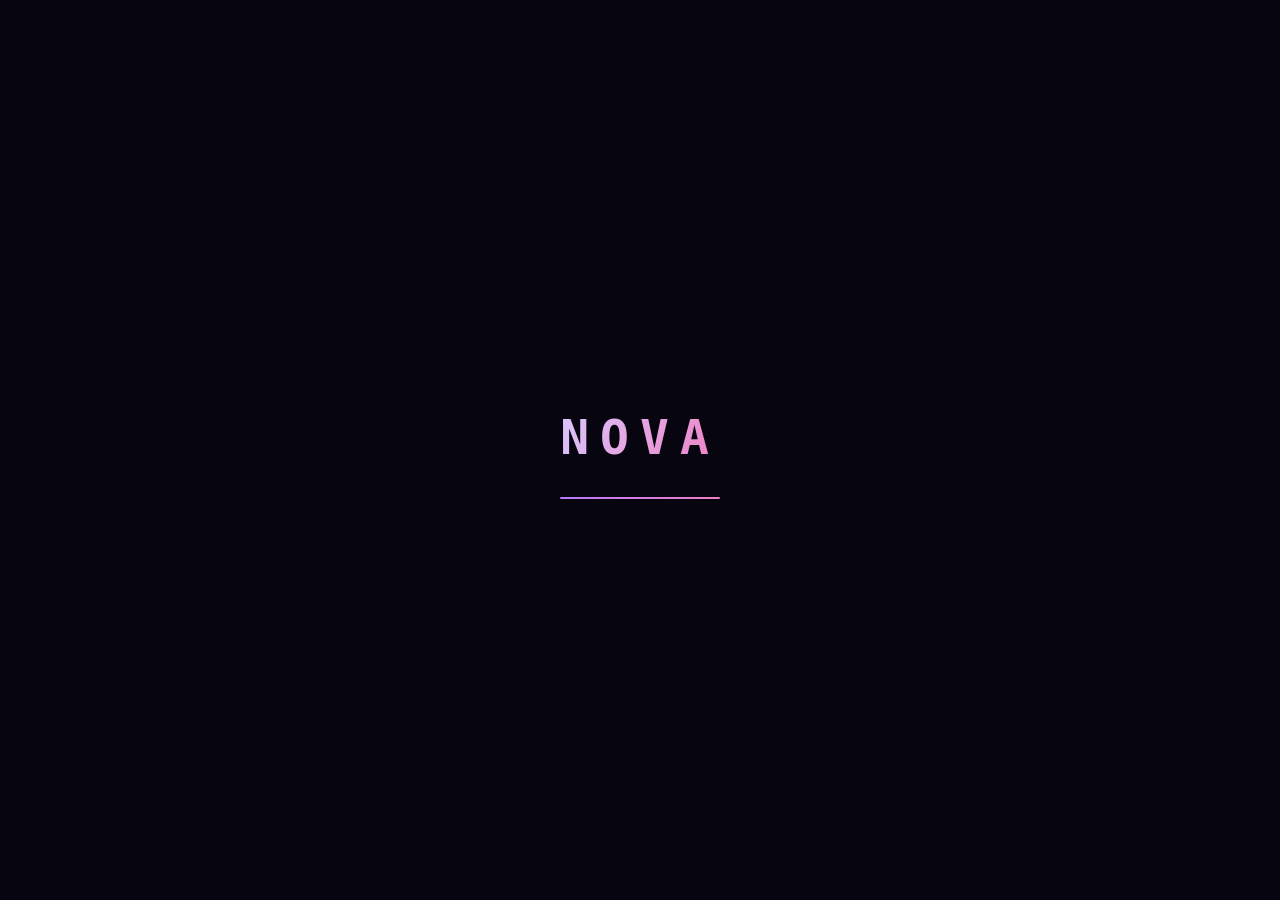
<file: index.html>
<!DOCTYPE html>
<html lang="en" data-theme="dark">
<head>
<meta charset="UTF-8">
<meta name="viewport" content="width=device-width, initial-scale=1.0, viewport-fit=cover">
<meta name="theme-color" content="#07050f">
<title>NOVA · Digital Space</title>
<meta name="description" content="A calm, focused learning space for Physics, Chemistry, Zoology and Botany.">
<link rel="manifest" href='data:application/manifest+json,{"name":"NOVA","short_name":"NOVA","start_url":".","display":"standalone","background_color":"%2307050f","theme_color":"%23b77aff","icons":[{"src":"data:image/svg%2Bxml,%3Csvg xmlns=%27http://www.w3.org/2000/svg%27 viewBox=%270 0 100 100%27%3E%3Crect fill=%27%2307050f%27 width=%27100%27 height=%27100%27 rx=%2720%27/%3E%3Ctext x=%2750%27 y=%2768%27 font-size=%2748%27 font-family=%27monospace%27 fill=%27%23b77aff%27 text-anchor=%27middle%27 font-weight=%27bold%27%3EN%3C/text%3E%3C/svg%3E","sizes":"100x100","type":"image/svg+xml"}]}'>
<style>
/* ============================================================
   CSS — balanced animation, restored text style
   ============================================================ */
*{margin:0;padding:0;box-sizing:border-box}

:root {
  --bg-deep:#07050f;
  --bg-surface:#0f0b17;
  --panel-glass:rgba(22,16,35,.92);
  --panel-border:rgba(180,130,255,.18);
  --text-primary:#f2eefb;
  --text-dim:#b3a6cf;
  --accent-violet:#b77aff;
  --accent-pink:#f07ec2;
  --accent-indigo:#8f9eff;
  --glow:0 0 18px rgba(180,120,255,.35);
  --card-hover:rgba(190,130,255,.12);
  --transition:all .28s cubic-bezier(.2,.9,.3,1);
  --input-bg:rgba(255,255,255,.04);
  --card-bg:linear-gradient(145deg,#171022,#0d0817);
  --radius-lg:24px;
  --radius-md:18px;
  --radius-sm:12px;
}

[data-theme="light"] {
  --bg-deep:#f6f3fc;
  --bg-surface:#fff;
  --panel-glass:rgba(255,255,255,.88);
  --panel-border:rgba(120,80,200,.2);
  --text-primary:#1a1230;
  --text-dim:#5c4d7a;
  --accent-violet:#7c3aed;
  --accent-pink:#db2777;
  --accent-indigo:#4f46e5;
  --glow:0 0 18px rgba(140,80,220,.25);
  --card-hover:rgba(140,80,220,.08);
  --input-bg:rgba(0,0,0,.03);
  --card-bg:linear-gradient(145deg,#ffffff,#f4f0ff);
}

[data-subject="physics"]  { --subject-accent:#22d3ee; --subject-glow:rgba(34,211,238,.35); }
[data-subject="chemistry"]{ --subject-accent:#f59e0b; --subject-glow:rgba(245,158,11,.35); }
[data-subject="zoology"]  { --subject-accent:#f472b6; --subject-glow:rgba(244,114,182,.35); }
[data-subject="botany"]   { --subject-accent:#10b981; --subject-glow:rgba(16,185,129,.35); }

html { scroll-behavior:smooth; }

/* Respect reduced motion */
@media (prefers-reduced-motion: reduce) {
  html { scroll-behavior:auto; }
  *, *::before, *::after {
    animation-duration:.001ms !important;
    animation-iteration-count:1 !important;
    transition-duration:.001ms !important;
  }
  .aurora-bg::before, .aurora-bg::after { animation:none !important; }
}

body {
  background:var(--bg-deep);
  color:var(--text-primary);
  font-family:'Inter',ui-monospace,'SF Mono',Consolas,monospace;
  line-height:1.5;
  min-height:100dvh;
  -webkit-font-smoothing:antialiased;
  transition:background .35s ease, color .35s ease;
  overflow-x:hidden;
}

/* Aurora — balanced: gentle drift, moderate opacity */
.aurora-bg {
  position:fixed;inset:0;z-index:0;pointer-events:none;overflow:hidden;opacity:.4;
}
.aurora-bg::before,.aurora-bg::after{
  content:"";position:absolute;width:60vmax;height:60vmax;border-radius:50%;
  filter:blur(90px);opacity:.28;
  animation:floatBlob 32s ease-in-out infinite;
}
.aurora-bg::before{background:radial-gradient(circle,#7c3aed,transparent 65%);top:-15%;left:-10%}
.aurora-bg::after{background:radial-gradient(circle,#db2777,transparent 65%);bottom:-20%;right:-15%;animation-delay:-16s}
@keyframes floatBlob{0%,100%{transform:translate(0,0) scale(1)}50%{transform:translate(3vw,-3vh) scale(1.1)}}

/* Cursor glow — desktop only, soft */
.cursor-glow {
  position:fixed;width:380px;height:380px;border-radius:50%;pointer-events:none;z-index:1;
  background:radial-gradient(circle,rgba(183,122,255,.14),transparent 65%);
  transform:translate(-50%,-50%);transition:opacity .4s;opacity:0;
  mix-blend-mode:screen;
}
[data-theme="light"] .cursor-glow{background:radial-gradient(circle,rgba(124,58,237,.1),transparent 65%);mix-blend-mode:multiply}

/* Grain overlay */
body::before{
  content:"";position:fixed;inset:0;pointer-events:none;z-index:2;opacity:.03;
  background-image:url("data:image/svg+xml,%3Csvg viewBox='0 0 200 200' xmlns='http://www.w3.org/2000/svg'%3E%3Cfilter id='n'%3E%3CfeTurbulence type='fractalNoise' baseFrequency='0.8' numOctaves='3' stitchTiles='stitch'/%3E%3C/filter%3E%3Crect width='100%25' height='100%25' filter='url(%23n)'/%3E%3C/svg%3E");
}

/* ---------- TEXT STYLE (restored) ---------- */
h1{font-size:clamp(2.2rem,8vw,4.2rem);font-weight:800;letter-spacing:-.03em;line-height:1.08;
  background:linear-gradient(125deg,#d9c9ff 0%,#b77aff 40%,#f07ec2 90%);
  -webkit-background-clip:text;background-clip:text;color:transparent;margin-bottom:.6rem;
  text-shadow:0 0 60px rgba(180,120,255,.18)}
h2{font-size:1.9rem;font-weight:700;letter-spacing:-.02em;color:var(--text-primary)}
h3{font-size:1.15rem;font-weight:600;color:var(--text-primary)}

p{color:var(--text-dim);max-width:65ch}

.eyebrow{font-size:.7rem;letter-spacing:.32em;text-transform:uppercase;color:var(--accent-violet);
  font-weight:700;margin-bottom:.9rem;opacity:.9}
.subtitle{font-size:1.02rem;color:var(--text-dim);max-width:55ch;margin:0 auto 1.5rem;line-height:1.65}

/* Typewriter cursor */
.typewriter::after{content:"|";animation:blink 1s step-end infinite;font-weight:200;opacity:.6}
@keyframes blink{50%{opacity:0}}

/* Scrollbar */
::-webkit-scrollbar{width:8px}
::-webkit-scrollbar-track{background:var(--bg-surface)}
::-webkit-scrollbar-thumb{background:rgba(140,90,200,.4);border-radius:12px}
::-webkit-scrollbar-thumb:hover{background:rgba(180,120,255,.7)}

/* Header */
header{
  position:fixed;top:0;left:0;width:100%;padding:1rem 5%;
  display:flex;align-items:center;justify-content:space-between;gap:1rem;
  background:rgba(7,5,15,.82);backdrop-filter:blur(18px) saturate(180%);-webkit-backdrop-filter:blur(18px) saturate(180%);
  border-bottom:1px solid var(--panel-border);z-index:100;
  padding-top:calc(1rem + env(safe-area-inset-top, 0px));
}
[data-theme="light"] header{background:rgba(250,248,255,.85)}

.logo{font-size:1.6rem;font-weight:800;letter-spacing:6px;
  background:linear-gradient(100deg,#d9c9ff,#f07ec2);-webkit-background-clip:text;background-clip:text;color:transparent;
  text-shadow:0 0 22px rgba(190,120,255,.3);transition:var(--transition)}
.logo:hover{text-shadow:0 0 35px rgba(240,126,194,.55)}

.header-actions{display:flex;align-items:center;gap:.5rem;flex-wrap:wrap}
.header-tag{font-size:.62rem;letter-spacing:3px;color:var(--text-dim);
  border:1px solid var(--panel-border);padding:.28rem .85rem;border-radius:40px;
  background:rgba(140,80,220,.08);font-weight:500;white-space:nowrap}

.icon-btn{
  background:var(--input-bg);border:1px solid var(--panel-border);border-radius:12px;
  padding:.55rem .75rem;font-size:1rem;display:flex;align-items:center;gap:.4rem;
  color:var(--text-primary);min-height:40px;min-width:40px;justify-content:center;
}
.icon-btn:hover{background:var(--card-hover);border-color:var(--accent-violet)}
.icon-btn .kbd{font-size:.65rem;opacity:.65;border:1px solid var(--panel-border);padding:1px 5px;border-radius:4px;margin-left:.2rem}

/* Main */
main{padding-top:70px;flex:1;display:flex;flex-direction:column;position:relative;z-index:3}

.page{display:none;min-height:calc(100dvh - 70px);padding:3rem 5vw 3rem;
  align-items:center;justify-content:center;flex-direction:column;text-align:center;width:100%}
.page.active{display:flex;animation:pageEnter .4s cubic-bezier(.16,1,.3,1)}
@keyframes pageEnter{from{opacity:0;transform:translateY(16px) scale(.997)}to{opacity:1;transform:translateY(0) scale(1)}}

.content{width:100%;max-width:1100px;margin:0 auto}

/* Buttons */
button{font:inherit;cursor:pointer;color:inherit;border:none;background:none;transition:var(--transition);-webkit-tap-highlight-color:transparent}
button:focus-visible{outline:2px solid var(--accent-violet);outline-offset:3px}
button:active{transform:scale(.98)}

.primary{padding:.9rem 2.4rem;border-radius:50px;
  background:linear-gradient(105deg,#9c5cff,#e06bb8);font-weight:700;font-size:.95rem;letter-spacing:.3px;
  color:#0d0719;box-shadow:0 10px 28px -6px rgba(160,90,240,.45),inset 0 1px 0 rgba(255,255,255,.3);
  border:1px solid rgba(255,255,255,.08);min-height:44px;position:relative;overflow:hidden}
.primary:hover{filter:brightness(1.08);transform:translateY(-2px);box-shadow:0 16px 32px -8px #b77aff}

.secondary{padding:.75rem 1.8rem;border-radius:50px;background:var(--input-bg);
  border:1px solid var(--panel-border);font-weight:500;color:var(--accent-violet);min-height:44px;
  backdrop-filter:blur(10px)}
.secondary:hover{background:var(--card-hover);border-color:var(--accent-violet);transform:translateY(-1px);box-shadow:var(--glow)}

/* Grid & cards */
.grid{display:grid;grid-template-columns:repeat(auto-fit,minmax(185px,1fr));
  gap:1.1rem;margin:1.8rem 0 1.5rem;text-align:left;width:100%}

.subject-card{background:var(--card-bg);border:1px solid var(--panel-border);
  border-radius:var(--radius-lg);padding:1.6rem 1.2rem;display:flex;flex-direction:column;justify-content:space-between;
  min-height:180px;text-align:left;transition:var(--transition);
  box-shadow:0 6px 20px -10px rgba(0,0,0,.5);
  cursor:pointer;width:100%;position:relative;overflow:hidden}
.subject-card::before{content:"";position:absolute;inset:0;
  background:radial-gradient(circle at var(--mx,50%) var(--my,50%),var(--subject-glow,transparent),transparent 55%);
  opacity:0;transition:opacity .3s;pointer-events:none}
.subject-card:hover::before{opacity:.55}
.subject-card:hover{border-color:var(--subject-accent,var(--accent-violet));transform:translateY(-4px);
  box-shadow:0 22px 28px -18px var(--subject-glow,#a064ff)}

.subject-icon{font-size:2.1rem;line-height:1;margin-bottom:.9rem;filter:drop-shadow(0 0 12px var(--subject-glow,#b77aff80))}
.subject-card h3{font-size:1.3rem;margin:.2rem 0 .1rem;letter-spacing:-.5px}
.subject-card p{font-size:.8rem;color:var(--text-dim);opacity:.8;margin:0}
.subject-arrow{align-self:flex-end;color:var(--subject-accent,var(--accent-violet));font-size:1.7rem;line-height:1;margin-top:.5rem;transition:var(--transition)}
.subject-card:hover .subject-arrow{transform:translate(4px,-4px);color:var(--accent-pink)}

/* Progress ring */
.progress-ring{position:absolute;top:.9rem;right:.9rem;width:44px;height:44px}
.progress-ring circle{fill:none;stroke-width:3;transform:rotate(-90deg);transform-origin:center}
.progress-ring .bg{stroke:rgba(255,255,255,.08)}
.progress-ring .fg{stroke:var(--subject-accent,var(--accent-violet));stroke-linecap:round;
  stroke-dasharray:126;stroke-dashoffset:calc(126 - (126 * var(--progress,0) / 100));transition:stroke-dashoffset .55s}
.progress-ring text{fill:var(--text-primary);font-size:11px;font-weight:600;text-anchor:middle;dominant-baseline:middle}

/* Chapter list */
.chapter-list{display:grid;grid-template-columns:repeat(auto-fit,minmax(260px,1fr));
  gap:.8rem;margin:1.8rem 0 1.2rem;text-align:left;width:100%}

.chapter{display:flex;align-items:center;gap:13px;padding:1rem 1.2rem;
  background:var(--panel-glass);border:1px solid var(--panel-border);border-radius:var(--radius-md);
  text-align:left;width:100%;transition:var(--transition);backdrop-filter:blur(6px);
  position:relative;overflow:hidden;min-height:56px;cursor:pointer;user-select:none}
.chapter::after{content:"";position:absolute;inset:0;
  background:radial-gradient(circle at var(--rx,50%) var(--ry,50%),rgba(180,120,255,.22),transparent 45%);
  opacity:0;transition:opacity .45s;pointer-events:none}
.chapter:active::after{opacity:1;transition:opacity 0s}
.chapter:hover{border-color:var(--accent-violet);background:var(--card-hover);transform:translateY(-2px);
  box-shadow:0 16px 22px -18px #a064ff}

.number{color:var(--accent-violet);font-size:.8rem;font-weight:600;letter-spacing:1px;min-width:28px;opacity:.9}
.chapter-name{font-size:.92rem;font-weight:500;line-height:1.4;flex:1}
.chapter .arrow{margin-left:auto;color:var(--accent-violet);font-size:1.3rem;opacity:.7;transition:var(--transition)}
.chapter:hover .arrow{opacity:1;transform:translateX(4px)}
.chapter.visited .number::before{content:"✓ ";color:#10b981;font-weight:700}
.chapter.bookmarked{border-color:#fbbf24}

.bookmark-btn{background:none;border:none;font-size:1.1rem;opacity:.4;transition:var(--transition);padding:.35rem;cursor:pointer;min-width:36px;min-height:36px}
.bookmark-btn:hover{opacity:1;transform:scale(1.1)}
.bookmark-btn.active{opacity:1;color:#fbbf24;filter:drop-shadow(0 0 6px #fbbf24)}

/* Swipe feedback */
.chapter.swiping{background:linear-gradient(90deg,var(--card-hover),transparent)}
.chapter.swipe-ready::after{content:"★";position:absolute;right:12px;top:50%;transform:translateY(-50%);
  font-size:1.4rem;color:#fbbf24;opacity:.85}

/* Categories */
.category{display:flex;justify-content:space-between;align-items:center;
  padding:1.3rem 1.6rem;background:var(--panel-glass);border:1px solid var(--panel-border);
  border-radius:var(--radius-md);width:100%;margin-bottom:.9rem;text-align:left;font-weight:500;font-size:1.02rem;
  transition:var(--transition);backdrop-filter:blur(8px);cursor:pointer;min-height:56px}
.category:hover{border-color:var(--accent-violet);background:var(--card-hover);transform:translateY(-2px);
  box-shadow:0 18px 22px -18px #b77aff}
.category span:last-child{color:var(--accent-violet);font-size:.88rem;opacity:.85}

/* Actions & footer */
.actions{display:flex;flex-wrap:wrap;gap:.9rem;justify-content:center;margin-top:2rem}
footer{margin-top:3rem;font-size:.68rem;letter-spacing:2px;color:var(--text-dim);opacity:.6;text-transform:uppercase}

/* Loading screen */
#loading{position:fixed;inset:0;background:var(--bg-deep);z-index:1000;
  display:flex;flex-direction:column;align-items:center;justify-content:center;
  transition:opacity .55s,visibility .55s}
#loading.hide{opacity:0;visibility:hidden}
.loader-logo{font-size:3rem;font-weight:800;letter-spacing:11px;
  background:linear-gradient(120deg,#d9c9ff,#f07ec2);-webkit-background-clip:text;background-clip:text;color:transparent;
  animation:pulseGlow 2s infinite alternate}
@keyframes pulseGlow{0%{text-shadow:0 0 18px rgba(180,120,255,.28)}100%{text-shadow:0 0 42px rgba(240,126,194,.7)}}
.loader-track{width:160px;height:2px;background:rgba(140,90,200,.2);margin-top:1.5rem;border-radius:20px;overflow:hidden}
.loader-bar{width:0%;height:100%;background:linear-gradient(90deg,#b77aff,#f07ec2);
  animation:loadProgress 1.3s cubic-bezier(.65,0,.35,1) forwards;box-shadow:0 0 14px #c07aff}
@keyframes loadProgress{to{width:100%}}

/* Tabs */
.tabs{display:flex;gap:.4rem;margin:1.4rem 0 .9rem;flex-wrap:wrap;justify-content:center}
.tab{padding:.6rem 1.15rem;border-radius:50px;background:var(--input-bg);border:1px solid var(--panel-border);
  font-size:.84rem;font-weight:500;transition:var(--transition);min-height:42px}
.tab:hover{border-color:var(--accent-violet)}
.tab.active{background:linear-gradient(105deg,#9c5cff,#e06bb8);color:#0d0719;border-color:transparent;font-weight:700}
.tab-panel{display:none;text-align:left;background:var(--panel-glass);border:1px solid var(--panel-border);
  border-radius:var(--radius-lg);padding:1.7rem;backdrop-filter:blur(8px);margin-top:.8rem;min-height:120px}
.tab-panel.active{display:block;animation:pageEnter .3s}
.tab-panel h3{margin-bottom:.8rem;color:var(--accent-violet)}
.tab-panel p{margin-bottom:.8rem}

/* Empty state */
.empty-state{text-align:center;padding:2rem 1rem;color:var(--text-dim);opacity:.78}
.empty-state .empty-icon{font-size:2.1rem;margin-bottom:.6rem;opacity:.55}
.empty-state .empty-title{font-weight:600;color:var(--text-primary);opacity:.9;margin-bottom:.3rem;font-size:.98rem}
.empty-state .empty-sub{font-size:.84rem;margin-bottom:1rem}

/* Flashcards */
.flashcard-grid{display:grid;grid-template-columns:repeat(auto-fit,minmax(220px,1fr));gap:.85rem;margin-top:.9rem}
.flashcard{perspective:1000px;height:165px;cursor:pointer}
.flashcard-inner{position:relative;width:100%;height:100%;transition:transform .55s;transform-style:preserve-3d}
.flashcard.flipped .flashcard-inner{transform:rotateY(180deg)}
.flashcard-face{position:absolute;inset:0;backface-visibility:hidden;-webkit-backface-visibility:hidden;
  display:flex;align-items:center;justify-content:center;padding:1.1rem;text-align:center;
  border-radius:var(--radius-md);border:1px solid var(--panel-border);background:var(--panel-glass);
  font-size:.9rem;line-height:1.4}
.flashcard-back{transform:rotateY(180deg);background:linear-gradient(145deg,#2a1a45,#1a1030);color:#e6dcff}
.flashcard-add{margin-top:1rem;width:100%;padding:1rem;border:1px dashed var(--panel-border);
  border-radius:var(--radius-md);background:transparent;color:var(--text-dim);font-size:.86rem;cursor:pointer;transition:var(--transition)}
.flashcard-add:hover{border-color:var(--accent-violet);color:var(--accent-violet);background:var(--card-hover)}

/* Formula sheet */
.formula-grid{display:grid;grid-template-columns:repeat(auto-fit,minmax(240px,1fr));gap:.9rem;margin-top:1rem}
.formula-empty{text-align:center;padding:3rem 1rem;color:var(--text-dim);opacity:.72}
.formula-empty .empty-icon{font-size:2.4rem;margin-bottom:.8rem;opacity:.5}

/* Progress page */
.stat-grid{display:grid;grid-template-columns:repeat(auto-fit,minmax(150px,1fr));gap:.9rem;margin:1.4rem 0}
.stat-card{background:var(--panel-glass);border:1px solid var(--panel-border);border-radius:var(--radius-md);
  padding:1.2rem;text-align:center;transition:var(--transition)}
.stat-card:hover{border-color:var(--accent-violet);transform:translateY(-2px)}
.stat-value{font-size:2rem;font-weight:800;background:linear-gradient(120deg,#d9c9ff,#f07ec2);
  -webkit-background-clip:text;background-clip:text;color:transparent;line-height:1.1}
.stat-label{font-size:.72rem;color:var(--text-dim);text-transform:uppercase;letter-spacing:1px;margin-top:.35rem}

.subject-progress-list{margin-top:1.3rem;text-align:left}
.sp-row{margin-bottom:.95rem}
.sp-head{display:flex;justify-content:space-between;font-size:.84rem;margin-bottom:.35rem}
.sp-bar{height:7px;background:var(--input-bg);border-radius:10px;overflow:hidden}
.sp-fill{height:100%;background:linear-gradient(90deg,var(--accent-violet),var(--accent-pink));border-radius:10px;
  transition:width .55s cubic-bezier(.16,1,.3,1);width:0}

.recent-list{margin-top:1.3rem;text-align:left}
.recent-item{padding:.75rem .95rem;border-radius:10px;background:var(--input-bg);margin-bottom:.45rem;
  display:flex;justify-content:space-between;font-size:.84rem;cursor:pointer;transition:var(--transition)}
.recent-item:hover{background:var(--card-hover);border-left:2px solid var(--accent-violet)}

/* Search */
.search-wrap{position:relative;max-width:520px;margin:1.3rem auto;width:100%}
.search-input{width:100%;padding:.9rem 1.1rem .9rem 2.8rem;border-radius:50px;
  border:1px solid var(--panel-border);background:var(--input-bg);color:var(--text-primary);
  font-size:.95rem;font-family:inherit;transition:var(--transition);min-height:46px}
.search-input:focus{outline:none;border-color:var(--accent-violet);box-shadow:0 0 0 3px rgba(183,122,255,.15);background:var(--panel-glass)}
.search-input::placeholder{color:var(--text-dim);opacity:.6}
.search-icon{position:absolute;left:1rem;top:50%;transform:translateY(-50%);color:var(--text-dim);pointer-events:none;font-size:.9rem}
.search-results{position:absolute;top:calc(100% + .4rem);left:0;right:0;background:var(--panel-glass);
  border:1px solid var(--panel-border);border-radius:var(--radius-md);max-height:320px;overflow-y:auto;
  backdrop-filter:blur(20px);z-index:50;display:none;text-align:left;box-shadow:0 20px 40px rgba(0,0,0,.5)}
.search-results.open{display:block;animation:pageEnter .25s}
.search-result{padding:.75rem 1rem;cursor:pointer;border-bottom:1px solid var(--panel-border);transition:var(--transition);
  display:flex;justify-content:space-between;align-items:center;gap:.5rem;min-height:44px}
.search-result:last-child{border-bottom:none}
.search-result:hover{background:var(--card-hover)}
.search-result .sr-name{font-size:.88rem}
.search-result .sr-cat{font-size:.7rem;color:var(--accent-violet);opacity:.8;white-space:nowrap}
.search-empty{padding:1.2rem;text-align:center;color:var(--text-dim);font-size:.85rem}

/* Command palette */
.cmdk-overlay{position:fixed;inset:0;background:rgba(0,0,0,.6);backdrop-filter:blur(6px);
  z-index:500;display:none;align-items:flex-start;justify-content:center;padding-top:12vh}
.cmdk-overlay.open{display:flex;animation:fadeIn .22s}
@keyframes fadeIn{from{opacity:0}to{opacity:1}}
.cmdk{width:min(560px,92vw);background:var(--bg-surface);border:1px solid var(--panel-border);
  border-radius:var(--radius-lg);box-shadow:0 30px 80px rgba(0,0,0,.7);overflow:hidden;
  animation:cmdkIn .28s cubic-bezier(.16,1,.3,1)}
@keyframes cmdkIn{from{transform:translateY(-14px) scale(.97);opacity:0}to{transform:translateY(0) scale(1);opacity:1}}
.cmdk input{width:100%;padding:1rem 1.2rem;border:none;background:transparent;color:var(--text-primary);
  font-size:1rem;font-family:inherit;border-bottom:1px solid var(--panel-border)}
.cmdk input:focus{outline:none}
.cmdk-results{max-height:400px;overflow-y:auto;padding:.4rem}
.cmdk-item{padding:.7rem .9rem;border-radius:8px;cursor:pointer;display:flex;justify-content:space-between;align-items:center;gap:.5rem;transition:var(--transition);font-size:.88rem}
.cmdk-item:hover,.cmdk-item.selected{background:var(--card-hover)}
.cmdk-item .cmdk-cat{font-size:.7rem;color:var(--accent-violet);opacity:.8}
.cmdk-empty{padding:1.2rem;text-align:center;color:var(--text-dim);font-size:.85rem}
.cmdk-footer{padding:.5rem .9rem;border-top:1px solid var(--panel-border);font-size:.68rem;color:var(--text-dim);display:flex;gap:.8rem;justify-content:flex-end;opacity:.7}

/* Toast */
.toast-container{position:fixed;bottom:1.2rem;right:1.2rem;z-index:800;display:flex;flex-direction:column;gap:.5rem;pointer-events:none;max-width:calc(100vw - 2rem)}
.toast{padding:.75rem 1.1rem;background:var(--panel-glass);border:1px solid var(--panel-border);
  border-radius:12px;backdrop-filter:blur(20px);font-size:.82rem;box-shadow:0 10px 30px rgba(0,0,0,.5);
  animation:toastIn .3s cubic-bezier(.16,1,.3,1);pointer-events:auto;max-width:320px}
.toast.success{border-color:#10b981;color:#10b981}
.toast.info{border-color:var(--accent-violet)}
@keyframes toastIn{from{transform:translateX(120%);opacity:0}to{transform:translateX(0);opacity:1}}
.toast.removing{animation:toastOut .3s forwards}
@keyframes toastOut{to{transform:translateX(120%);opacity:0}}

/* Confetti canvas */
#confetti-canvas{position:fixed;inset:0;pointer-events:none;z-index:900;display:none}

/* Badges */
.badges{display:flex;gap:.4rem;flex-wrap:wrap;justify-content:center;margin-top:1rem}
.badge{padding:.38rem .85rem;border-radius:50px;background:var(--input-bg);border:1px solid var(--panel-border);
  font-size:.74rem;display:flex;align-items:center;gap:.3rem;opacity:.4;transition:var(--transition)}
.badge.earned{opacity:1;border-color:#fbbf24;background:rgba(251,191,36,.1);box-shadow:0 0 10px rgba(251,191,36,.2)}

/* Theme icon */
.theme-icon{transition:transform .45s;display:inline-block}
[data-theme="light"] .theme-icon{transform:rotate(180deg)}

/* Breadcrumb */
.breadcrumb{display:flex;align-items:center;gap:.4rem;font-size:.8rem;color:var(--text-dim);
  margin-bottom:1.2rem;flex-wrap:wrap;justify-content:center}
.breadcrumb a{color:var(--accent-violet);cursor:pointer;text-decoration:none;transition:var(--transition)}
.breadcrumb a:hover{color:var(--accent-pink);text-decoration:underline}
.breadcrumb span{opacity:.5}

/* Responsive */
@media (max-width:680px){
  header{padding:.85rem 5%}
  .logo{font-size:1.25rem;letter-spacing:4px}
  .header-tag{display:none}
  .page{padding:2.2rem 5% 2rem}
  h1{font-size:clamp(1.9rem,7.5vw,3rem)}
  .grid{grid-template-columns:1fr 1fr;gap:.85rem}
  .subject-card{min-height:150px;padding:1.2rem 1rem}
  .subject-icon{font-size:1.8rem}
  .subject-card h3{font-size:1.15rem}
  .chapter-list{grid-template-columns:1fr}
  .category{padding:1rem 1.2rem;font-size:.95rem}
  .actions{gap:.7rem}
  .primary{padding:.85rem 1.7rem;font-size:.92rem}
  .secondary{padding:.7rem 1.4rem;font-size:.88rem}
  .tab-panel{padding:1.2rem}
  .icon-btn .kbd{display:none}
  .header-actions .icon-btn span:nth-child(2){display:none}
  .stat-grid{grid-template-columns:repeat(2,1fr)}
  .toast-container{bottom:.8rem;right:.6rem;left:.6rem}
  .toast{max-width:none;font-size:.78rem}
  .search-input{font-size:16px} /* prevent iOS zoom */
}
@media (max-width:400px){
  .grid{grid-template-columns:1fr}
  .subject-card{min-height:135px}
}

/* Hide cursor glow on touch */
@media (pointer:coarse){
  .cursor-glow{display:none}
}
</style>
</head>
<body>

<!-- LOADING -->
<div id="loading">
  <div class="loader-logo">NOVA</div>
  <div class="loader-track"><div class="loader-bar"></div></div>
</div>

<!-- BACKGROUNDS -->
<div class="aurora-bg" aria-hidden="true"></div>
<div class="cursor-glow" id="cursorGlow" aria-hidden="true"></div>

<!-- HEADER -->
<header>
  <div class="logo">NOVA</div>
  <div class="header-actions">
    <button class="icon-btn" onclick="openCmdK()" aria-label="Search">
      <span>⌘</span><span>Search</span><span class="kbd">Ctrl K</span>
    </button>
    <button class="icon-btn" onclick="toggleTheme()" aria-label="Toggle theme">
      <span class="theme-icon" id="themeIcon">🌙</span>
    </button>
    <div class="header-tag">DIGITAL SPACE</div>
  </div>
</header>

<main>

  <!-- HOME -->
  <section class="page active" id="home">
    <p class="eyebrow">WELCOME TO NOVA SPACE</p>
    <h1><span class="typewriter" id="typewriter">Discover Something New.</span></h1>
    <p class="subtitle">A calm, focused space for Physics, Chemistry, Zoology and Botany.</p>
    <div class="actions">
      <button class="primary" onclick="navigate('#/dashboard')">Let's begin →</button>
      <button class="secondary" onclick="navigate('#/progress')">📊 My Progress</button>
    </div>
    <footer>NOVA EXPERIENCE · MADE FOR THE WEB</footer>
  </section>

  <!-- DASHBOARD -->
  <section class="page" id="dashboard">
    <div class="content">
      <p class="eyebrow">YOUR LEARNING SPACE</p>
      <h1>Explore Essentials</h1>
      <p class="subtitle">Choose a subject or search a chapter.</p>

      <div class="search-wrap">
        <span class="search-icon">🔍</span>
        <input type="search" class="search-input" id="searchInput" placeholder="Search any chapter…" autocomplete="off">
        <div class="search-results" id="searchResults"></div>
      </div>

      <div class="grid" id="subjectGrid"></div>

      <div class="actions">
        <button class="secondary" onclick="navigate('#/')">← Home</button>
        <button class="secondary" onclick="navigate('#/favorites')">⭐ Favorites</button>
        <button class="secondary" onclick="navigate('#/progress')">📊 Progress</button>
      </div>
    </div>
  </section>

  <!-- PHYSICS -->
  <section class="page" id="physics" data-subject="physics">
    <div class="content">
      <nav class="breadcrumb" id="bcPhysics"></nav>
      <p class="eyebrow">CLASS 11 · SCIENCE</p>
      <h1>Physics</h1>
      <p class="subtitle">Explore all Physics chapters.</p>
      <div class="chapter-list" id="physicsList"></div>
      <div class="actions">
        <button class="secondary" onclick="navigate('#/dashboard')">← Subjects</button>
      </div>
    </div>
  </section>

  <!-- CHEMISTRY -->
  <section class="page" id="chemistry" data-subject="chemistry">
    <div class="content">
      <nav class="breadcrumb" id="bcChem"></nav>
      <p class="eyebrow">CLASS 11 · SCIENCE</p>
      <h1>Chemistry</h1>
      <p class="subtitle">Choose a category.</p>
      <div id="chemCategories"></div>
      <div class="actions">
        <button class="secondary" onclick="navigate('#/dashboard')">← Subjects</button>
      </div>
    </div>
  </section>

  <!-- CHEM CHAPTERS -->
  <section class="page" id="chemChapters" data-subject="chemistry">
    <div class="content">
      <nav class="breadcrumb" id="bcChemChapters"></nav>
      <p class="eyebrow">CLASS 11 · CHEMISTRY</p>
      <h1 id="chemTitle">Physical Chemistry</h1>
      <div class="chapter-list" id="chemList"></div>
      <div class="actions">
        <button class="secondary" onclick="navigate('#/chemistry')">← Categories</button>
      </div>
    </div>
  </section>

  <!-- BIOLOGY -->
  <section class="page" id="biology" data-subject="zoology">
    <div class="content">
      <nav class="breadcrumb" id="bcBio"></nav>
      <p class="eyebrow">CLASS 11 · BIOLOGY</p>
      <h1 id="bioTitle">Botany</h1>
      <p class="subtitle">Explore your chapters.</p>
      <div class="chapter-list" id="bioList"></div>
      <div class="actions">
        <button class="secondary" onclick="navigate('#/dashboard')">← Subjects</button>
      </div>
    </div>
  </section>

  <!-- CHAPTER WORKSPACE -->
  <section class="page" id="chapter">
    <div class="content">
      <nav class="breadcrumb" id="bcChapter"></nav>
      <p class="eyebrow">NOVA LEARNING SPACE</p>
      <h1 id="chapterTitle">Chapter</h1>
      <p class="subtitle" id="chapterSubject">Class 11</p>

      <div class="tabs" id="chapterTabs">
        <button class="tab active" data-tab="theory">📖 Theory</button>
        <button class="tab" data-tab="dpp">📝 DPP</button>
        <button class="tab" data-tab="pyq">🎯 PYQs</button>
        <button class="tab" data-tab="flashcards">🃏 Flashcards</button>
      </div>

      <div class="tab-panel active" id="panel-theory"></div>
      <div class="tab-panel" id="panel-dpp"></div>
      <div class="tab-panel" id="panel-pyq"></div>
      <div class="tab-panel" id="panel-flashcards"></div>

      <div class="actions">
        <button class="secondary" onclick="goBack()">← Back</button>
        <button class="primary" id="completeBtn" onclick="markChapterComplete()">✓ Mark Complete</button>
      </div>
    </div>
  </section>

  <!-- PROGRESS -->
  <section class="page" id="progress">
    <div class="content">
      <p class="eyebrow">YOUR JOURNEY</p>
      <h1>Progress Dashboard</h1>
      <p class="subtitle">Progress is only counted when you mark a chapter complete.</p>

      <div class="stat-grid" id="statGrid"></div>
      <div class="badges" id="badgesRow"></div>

      <h3 style="text-align:left;margin-top:2rem">Subject Progress</h3>
      <div class="subject-progress-list" id="subjectProgress"></div>

      <h3 style="text-align:left;margin-top:2rem">Recently Completed</h3>
      <div class="recent-list" id="recentList"></div>

      <div class="actions">
        <button class="secondary" onclick="navigate('#/dashboard')">← Dashboard</button>
        <button class="secondary" onclick="exportProgress()">📄 Export</button>
      </div>
    </div>
  </section>

  <!-- FAVORITES -->
  <section class="page" id="favorites">
    <div class="content">
      <p class="eyebrow">YOUR COLLECTION</p>
      <h1>⭐ Favorites</h1>
      <p class="subtitle">Chapters you've bookmarked.</p>
      <div class="chapter-list" id="favList"></div>
      <div class="actions">
        <button class="secondary" onclick="navigate('#/dashboard')">← Dashboard</button>
      </div>
    </div>
  </section>

  <!-- FORMULA SHEET (empty by default) -->
  <section class="page" id="formulas">
    <div class="content">
      <p class="eyebrow">QUICK REFERENCE</p>
      <h1>Formula Sheet</h1>
      <p class="subtitle">Add your own formulas — your sheet stays yours.</p>
      <div id="formulaGrid" class="formula-grid"></div>
      <div class="actions">
        <button class="secondary" onclick="navigate('#/dashboard')">← Dashboard</button>
      </div>
    </div>
  </section>

</main>

<!-- COMMAND PALETTE -->
<div class="cmdk-overlay" id="cmdkOverlay" onclick="if(event.target===this)closeCmdK()">
  <div class="cmdk" role="dialog" aria-label="Command palette">
    <input type="text" id="cmdkInput" placeholder="Jump to page, subject, or chapter…" autocomplete="off">
    <div class="cmdk-results" id="cmdkResults"></div>
    <div class="cmdk-footer"><span>↑↓ navigate</span><span>↵ open</span><span>esc close</span></div>
  </div>
</div>

<!-- TOAST -->
<div class="toast-container" id="toastContainer"></div>

<!-- CONFETTI -->
<canvas id="confetti-canvas"></canvas>

<script>
/* ============================================================
   NOVA 2.2 — LOGIC
   ============================================================ */

/* ---------- DATA ---------- */
const physics = [
  "Units and Measurements","Motion in a Straight Line","Motion in a Plane",
  "Laws of Motion","Work, Energy and Power","System of Particles and Rotational Motion",
  "Gravitation","Mechanical Properties of Solids","Mechanical Properties of Fluids",
  "Thermal Properties of Matter","Thermodynamics","Kinetic Theory","Oscillations","Waves"
];

const chemistry = {
  "Physical Chemistry":["Some Basic Concepts of Chemistry","Structure of Atom","Thermodynamics","Equilibrium","Redox Reactions"],
  "Inorganic Chemistry":["Classification of Elements and Periodicity in Properties","Chemical Bonding and Molecular Structure"],
  "Organic Chemistry":["Organic Chemistry: Some Basic Principles and Techniques","Hydrocarbons"]
};

const zoology = [
  "Animal Kingdom","Structural Organisation in Animals","Breathing and Exchange of Gases",
  "Body Fluids and Circulation","Excretory Products and their Elimination","Locomotion and Movement",
  "Neural Control and Coordination","Chemical Coordination and Integration"
];

const botany = [
  "The Living World","Biological Classification","Plant Kingdom","Morphology of Flowering Plants",
  "Anatomy of Flowering Plants","Cell: The Unit of Life","Biomolecules","Cell Cycle and Cell Division",
  "Photosynthesis in Higher Plants","Respiration in Plants","Plant Growth and Development"
];

const allSubjects = {
  physics:   { name:"Physics",   icon:"⚛",  list:physics, tag:"14 chapters" },
  chemistry: { name:"Chemistry", icon:"⚗",  list:null,    tag:"3 categories · 9 chapters" },
  zoology:   { name:"Zoology",   icon:"🧬", list:zoology, tag:"8 chapters" },
  botany:    { name:"Botany",    icon:"🌿", list:botany,  tag:"11 chapters" }
};

/* ---------- STATE ---------- */
const state = {
  currentChapter: null,
  currentSubject: null,
  completed: JSON.parse(localStorage.getItem('nova_completed') || '{}'),
  bookmarks: JSON.parse(localStorage.getItem('nova_bookmarks') || '{}'),
  flashcards: JSON.parse(localStorage.getItem('nova_flashcards') || '{}'),
  formulas: JSON.parse(localStorage.getItem('nova_formulas') || '[]'),
  theme: localStorage.getItem('nova_theme') || 'dark'
};

/* ---------- HELPERS ---------- */
const $ = id => document.getElementById(id);
const save = (k,v) => localStorage.setItem(k, JSON.stringify(v));
const chapterKey = (subject, name) => `${subject}__${name}`;

function toast(msg, type='info') {
  const c = $('toastContainer');
  const t = document.createElement('div');
  t.className = `toast ${type}`;
  t.textContent = msg;
  c.appendChild(t);
  setTimeout(() => { t.classList.add('removing'); setTimeout(()=>t.remove(), 300); }, 2600);
}

function haptic(ms=10){ navigator.vibrate?.(ms); }
function track(event, props={}) { console.debug('[analytics]', event, props); }

function confettiBurst() {
  if (window.matchMedia('(prefers-reduced-motion: reduce)').matches) return;
  const canvas = $('confetti-canvas');
  canvas.style.display = 'block';
  canvas.width = innerWidth; canvas.height = innerHeight;
  const ctx = canvas.getContext('2d');
  const pieces = [];
  const colors = ['#b77aff','#f07ec2','#8f9eff','#22d3ee','#fbbf24'];
  for (let i=0;i<80;i++){
    pieces.push({
      x: innerWidth/2 + (Math.random()-0.5)*160,
      y: innerHeight/2,
      vx: (Math.random()-0.5)*10,
      vy: Math.random()*-12 - 3,
      size: Math.random()*6+3,
      color: colors[Math.floor(Math.random()*colors.length)],
      rot: Math.random()*360,
      vr: (Math.random()-0.5)*18,
      life: 80
    });
  }
  let frame = 0;
  function loop() {
    ctx.clearRect(0,0,canvas.width,canvas.height);
    pieces.forEach(p => {
      p.x += p.vx; p.y += p.vy; p.vy += 0.35; p.rot += p.vr; p.life--;
      ctx.save();
      ctx.translate(p.x,p.y); ctx.rotate(p.rot*Math.PI/180);
      ctx.fillStyle = p.color;
      ctx.globalAlpha = Math.max(0, p.life/80);
      ctx.fillRect(-p.size/2,-p.size/2,p.size,p.size*0.6);
      ctx.restore();
    });
    frame++;
    if (frame < 100) requestAnimationFrame(loop);
    else { ctx.clearRect(0,0,canvas.width,canvas.height); canvas.style.display='none'; }
  }
  loop();
}

/* ---------- THEME ---------- */
function applyTheme() {
  document.documentElement.setAttribute('data-theme', state.theme);
  $('themeIcon').textContent = state.theme === 'dark' ? '🌙' : '☀️';
}
function toggleTheme() {
  state.theme = state.theme === 'dark' ? 'light' : 'dark';
  localStorage.setItem('nova_theme', state.theme);
  applyTheme();
  haptic(8);
}

/* ---------- CURSOR GLOW (desktop only) ---------- */
function setupCursorGlow() {
  const glow = $('cursorGlow'); if (!glow) return;
  if (window.matchMedia('(pointer:coarse)').matches) return;
  if (window.matchMedia('(prefers-reduced-motion: reduce)').matches) return;
  window.addEventListener('mousemove', e => {
    glow.style.left = e.clientX + 'px';
    glow.style.top = e.clientY + 'px';
    glow.style.opacity = '1';
  });
  window.addEventListener('mouseleave', () => glow.style.opacity = '0');
}

/* ---------- ROUTER ---------- */
function navigate(hash) {
  if (location.hash === hash) renderRoute();
  else location.hash = hash;
}
function parseHash() {
  const h = location.hash.replace(/^#\/?/, '') || '';
  return h.split('/').filter(Boolean);
}
function renderRoute() {
  const parts = parseHash();
  const route = parts[0] || 'home';
  const param = parts.slice(1).join('/');

  document.querySelectorAll('.page').forEach(p => p.classList.remove('active'));

  const show = id => {
    const el = $(id);
    if (el) el.classList.add('active');
    window.scrollTo({ top:0, behavior:'smooth' });
  };

  switch(route) {
    case '':
    case 'home': show('home'); break;
    case 'dashboard': show('dashboard'); renderSubjects(); break;
    case 'progress': show('progress'); renderProgressPage(); break;
    case 'favorites': show('favorites'); renderFavorites(); break;
    case 'formulas': show('formulas'); renderFormulas(); break;
    case 'subject': {
      const subj = param;
      if (subj === 'chemistry') { openChemistry(); break; }
      openSubject(subj);
      break;
    }
    case 'chem': {
      if (param) openChemCategory(decodeURIComponent(param));
      else openChemistry();
      break;
    }
    case 'bio': {
      openBiology(param === 'zoology' ? 'Zoology' : 'Botany');
      break;
    }
    case 'chapter': {
      const subj = parts[1];
      const name = decodeURIComponent(parts.slice(2).join('/'));
      if (subj && name) openChapter(name, subj, true);
      else navigate('#/dashboard');
      break;
    }
    default: show('home');
  }
  updateBreadcrumbs(route, parts);
}

/* ---------- BREADCRUMBS ---------- */
function updateBreadcrumbs(route, parts) {
  const crumb = (items) => items.map((it, i) => {
    if (i === items.length - 1) return `<strong>${it.label}</strong>`;
    return `<a onclick="navigate('${it.href}')">${it.label}</a><span>›</span>`;
  }).join(' ');

  ['bcPhysics','bcChem','bcChemChapters','bcBio','bcChapter'].forEach(id => {
    const el = $(id); if (el) el.innerHTML = '';
  });

  if (route === 'subject' && parts[1] === 'physics') {
    $('bcPhysics').innerHTML = crumb([{label:'Home',href:'#/'},{label:'Dashboard',href:'#/dashboard'},{label:'Physics'}]);
  }
  if (route === 'subject' && parts[1] === 'chemistry') {
    $('bcChem').innerHTML = crumb([{label:'Home',href:'#/'},{label:'Dashboard',href:'#/dashboard'},{label:'Chemistry'}]);
  }
  if (route === 'chem' && parts[1]) {
    $('bcChemChapters').innerHTML = crumb([{label:'Home',href:'#/'},{label:'Dashboard',href:'#/dashboard'},{label:'Chemistry',href:'#/subject/chemistry'},{label:decodeURIComponent(parts[1])}]);
  }
  if (route === 'bio' && parts[1]) {
    $('bcBio').innerHTML = crumb([{label:'Home',href:'#/'},{label:'Dashboard',href:'#/dashboard'},{label:parts[1]==='zoology'?'Zoology':'Botany'}]);
  }
  if (route === 'chapter') {
    const subj = parts[1] || '';
    const name = decodeURIComponent(parts.slice(2).join('/'));
    const subjLabel = subj.charAt(0).toUpperCase()+subj.slice(1);
    $('bcChapter').innerHTML = crumb([
      {label:'Home',href:'#/'},
      {label:'Dashboard',href:'#/dashboard'},
      {label:subjLabel,href:`#/subject/${subj}`},
      {label:name}
    ]);
  }
}

/* ---------- RENDER SUBJECTS ---------- */
function renderSubjects() {
  const grid = $('subjectGrid');
  if (!grid) return;
  grid.innerHTML = '';
  Object.entries(allSubjects).forEach(([key, s]) => {
    const btn = document.createElement('button');
    btn.className = 'subject-card';
    btn.setAttribute('data-subject', key);
    const pct = subjectProgress(key);
    btn.innerHTML = `
      <div class="progress-ring">
        <svg viewBox="0 0 44 44">
          <circle class="bg" cx="22" cy="22" r="20"/>
          <circle class="fg" cx="22" cy="22" r="20" style="--progress:${pct}"/>
        </svg>
        <text x="22" y="22">${pct}%</text>
      </div>
      <div class="subject-icon">${s.icon}</div>
      <div>
        <h3>${s.name}</h3>
        <p>${s.tag}</p>
      </div>
      <span class="subject-arrow">↗</span>`;
    btn.addEventListener('click', () => {
      haptic(10);
      if (key === 'chemistry') navigate('#/subject/chemistry');
      else if (key === 'zoology') navigate('#/bio/zoology');
      else if (key === 'botany') navigate('#/bio/botany');
      else navigate(`#/subject/${key}`);
    });
    // Mouse-tracked glow
    btn.addEventListener('mousemove', e => {
      const r = btn.getBoundingClientRect();
      btn.style.setProperty('--mx', ((e.clientX-r.left)/r.width*100)+'%');
      btn.style.setProperty('--my', ((e.clientY-r.top)/r.height*100)+'%');
    });
    grid.appendChild(btn);
  });
}

function subjectProgress(key) {
  const s = allSubjects[key];
  let total = 0, done = 0;
  if (key === 'chemistry') {
    Object.values(chemistry).forEach(list => { list.forEach(n => { total++; if (state.completed[chapterKey('chemistry', n)]) done++; }); });
  } else if (s.list) {
    total = s.list.length;
    s.list.forEach(n => { if (state.completed[chapterKey(key, n)]) done++; });
  }
  return total ? Math.round(done/total*100) : 0;
}

/* ---------- OPEN SUBJECTS ---------- */
function openSubject(subj) {
  const s = allSubjects[subj];
  if (!s || !s.list) { navigate('#/dashboard'); return; }
  const listId = subj === 'physics' ? 'physicsList' : 'bioList';
  const pageId = subj === 'physics' ? 'physics' : 'biology';
  makeChapters(s.list, subj, listId);
  showPageById(pageId);
}

function showPageById(id) {
  document.querySelectorAll('.page').forEach(p => p.classList.remove('active'));
  const el = $(id); if (el) el.classList.add('active');
  window.scrollTo({ top:0, behavior:'smooth' });
}

/* ---------- CHAPTER LISTS ---------- */
function makeChapters(list, subject, targetId) {
  const container = $(targetId);
  if (!container) return;
  container.innerHTML = '';

  list.forEach((name, index) => {
    const key = chapterKey(subject, name);
    const done = !!state.completed[key];
    const bookmarked = !!state.bookmarks[key];

    const btn = document.createElement('div');
    btn.className = 'chapter' + (done ? ' visited' : '') + (bookmarked ? ' bookmarked' : '');
    btn.setAttribute('role','button');
    btn.tabIndex = 0;

    const number = document.createElement('span');
    number.className = 'number';
    number.textContent = String(index+1).padStart(2,'0');

    const title = document.createElement('span');
    title.className = 'chapter-name';
    title.textContent = name;

    const bm = document.createElement('button');
    bm.className = 'bookmark-btn' + (bookmarked ? ' active' : '');
    bm.textContent = bookmarked ? '★' : '☆';
    bm.setAttribute('aria-label', bookmarked ? 'Remove bookmark' : 'Bookmark chapter');
    bm.addEventListener('click', e => {
      e.stopPropagation();
      toggleBookmark(subject, name);
      bm.classList.toggle('active');
      bm.textContent = bm.classList.contains('active') ? '★' : '☆';
      btn.classList.toggle('bookmarked', bm.classList.contains('active'));
      haptic(10);
    });

    const arrow = document.createElement('span');
    arrow.className = 'arrow';
    arrow.textContent = '›';

    btn.append(number, title, bm, arrow);

    btn.addEventListener('click', () => {
      haptic(10);
      navigate(`#/chapter/${subject}/${encodeURIComponent(name)}`);
    });
    btn.addEventListener('keydown', e => {
      if (e.key === 'Enter' || e.key === ' ') { e.preventDefault(); btn.click(); }
    });
    // Ripple position
    btn.addEventListener('pointerdown', e => {
      const r = btn.getBoundingClientRect();
      btn.style.setProperty('--rx', (e.clientX-r.left)+'px');
      btn.style.setProperty('--ry', (e.clientY-r.top)+'px');
    });

    attachSwipe(btn, () => { bm.click(); });

    container.appendChild(btn);
  });
}

/* ---------- SWIPE TO BOOKMARK (mobile) ---------- */
function attachSwipe(el, onSwipe) {
  if (!window.matchMedia('(pointer:coarse)').matches) return;
  let startX = 0, startY = 0, swiping = false, triggered = false;

  el.addEventListener('touchstart', e => {
    startX = e.touches[0].clientX;
    startY = e.touches[0].clientY;
    swiping = false;
    triggered = false;
  }, {passive:true});

  el.addEventListener('touchmove', e => {
    if (triggered) return;
    const dx = e.touches[0].clientX - startX;
    const dy = e.touches[0].clientY - startY;
    if (Math.abs(dx) < 8) return;
    if (Math.abs(dy) > Math.abs(dx)) return;
    if (dx < -20) {
      el.classList.add('swiping');
      if (dx < -60 && !swiping) {
        swiping = true;
        el.classList.add('swipe-ready');
        haptic(15);
      }
    }
  }, {passive:true});

  el.addEventListener('touchend', () => {
    if (swiping) { onSwipe(); triggered = true; }
    el.classList.remove('swiping','swipe-ready');
  });
}

/* ---------- CHEMISTRY ---------- */
function openChemistry() {
  const container = $('chemCategories');
  container.innerHTML = '';
  Object.entries(chemistry).forEach(([category, chapters]) => {
    const btn = document.createElement('button');
    btn.className = 'category';
    btn.innerHTML = `<span>${category}</span><span>${chapters.length} chapters ›</span>`;
    btn.onclick = () => navigate(`#/chem/${encodeURIComponent(category)}`);
    container.appendChild(btn);
  });
  showPageById('chemistry');
}

function openChemCategory(category) {
  if (!chemistry[category]) { navigate('#/subject/chemistry'); return; }
  $('chemTitle').textContent = category;
  makeChapters(chemistry[category], 'chemistry', 'chemList');
  showPageById('chemChapters');
}

/* ---------- BIOLOGY ---------- */
function openBiology(subject) {
  const list = subject === 'Zoology' ? zoology : botany;
  $('bioTitle').textContent = subject;
  $('bioTitle').closest('.page').setAttribute('data-subject', subject.toLowerCase());
  makeChapters(list, subject.toLowerCase(), 'bioList');
  showPageById('biology');
}

/* ---------- CHAPTER WORKSPACE ---------- */
function openChapter(name, subject, skipHash) {
  const subjectKey = subject.toLowerCase();
  state.currentChapter = { name, subject };
  state.currentSubject = subjectKey;

  if (!skipHash) {
    navigate(`#/chapter/${subjectKey}/${encodeURIComponent(name)}`);
    return;
  }

  $('chapterTitle').textContent = name;
  $('chapterSubject').textContent = 'CLASS 11 · ' + subject.toUpperCase();
  $('chapter').setAttribute('data-subject', subjectKey);

  renderChapterContent(name, subjectKey);
  showPageById('chapter');

  const done = !!state.completed[chapterKey(subjectKey, name)];
  const btn = $('completeBtn');
  if (done) {
    btn.textContent = '✓ Completed';
    btn.disabled = true;
    btn.style.opacity = '.7';
    btn.style.cursor = 'default';
  } else {
    btn.textContent = '✓ Mark Complete';
    btn.disabled = false;
    btn.style.opacity = '1';
    btn.style.cursor = 'pointer';
  }

  document.querySelectorAll('.tab').forEach(t => t.classList.toggle('active', t.dataset.tab === 'theory'));
  document.querySelectorAll('.tab-panel').forEach(p => p.classList.toggle('active', p.id === 'panel-theory'));
}

function renderChapterContent(name, subject) {
  const key = chapterKey(subject, name);
  $('panel-theory').innerHTML = emptyState('📖', 'No theory notes yet', 'Notes for this chapter haven\'t been added. You can add them anytime.');
  $('panel-dpp').innerHTML = emptyState('📝', 'No DPP yet', 'Daily practice problems will appear here once added.');
  $('panel-pyq').innerHTML = emptyState('🎯', 'No PYQs yet', 'Previous year questions will appear here once added.');
  renderFlashcards(key);
}

function emptyState(icon, title, sub) {
  return `<div class="empty-state">
    <div class="empty-icon">${icon}</div>
    <div class="empty-title">${title}</div>
    <div class="empty-sub">${sub}</div>
  </div>`;
}

/* ---------- FLASHCARDS ---------- */
function renderFlashcards(key) {
  const cards = state.flashcards[key] || [];
  const panel = $('panel-flashcards');
  let html = `<h3>Flashcards</h3>`;

  if (cards.length) {
    html += `<div class="flashcard-grid" id="fcGrid"></div>`;
  } else {
    html += emptyState('🃏', 'No flashcards yet', 'Add your first flashcard to start reviewing.');
  }

  html += `<button class="flashcard-add" onclick="addFlashcard('${key.replace(/'/g,"\\'")}')">+ Add flashcard</button>`;
  panel.innerHTML = html;

  if (cards.length) {
    const fg = $('fcGrid');
    cards.forEach(fc => {
      const card = document.createElement('div');
      card.className = 'flashcard';
      card.innerHTML = `<div class="flashcard-inner">
        <div class="flashcard-face flashcard-front">${escapeHtml(fc.front)}</div>
        <div class="flashcard-face flashcard-back">${escapeHtml(fc.back)}</div>
      </div>`;
      card.onclick = () => { card.classList.toggle('flipped'); haptic(6); };
      fg.appendChild(card);
    });
  }
}

function addFlashcard(key) {
  const front = prompt('Front (question / term):');
  if (!front || !front.trim()) return;
  const back = prompt('Back (answer / definition):');
  if (!back || !back.trim()) return;
  if (!state.flashcards[key]) state.flashcards[key] = [];
  state.flashcards[key].push({ front: front.trim(), back: back.trim() });
  save('nova_flashcards', state.flashcards);
  renderFlashcards(key);
  toast('Flashcard added', 'success');
}

function escapeHtml(s) {
  return String(s).replace(/[&<>"']/g, c => ({'&':'&amp;','<':'&lt;','>':'&gt;','"':'&quot;',"'":'&#39;'}[c]));
}

// Tabs
document.addEventListener('click', e => {
  const tab = e.target.closest('.tab');
  if (!tab) return;
  const id = tab.dataset.tab;
  document.querySelectorAll('.tab').forEach(t => t.classList.toggle('active', t === tab));
  document.querySelectorAll('.tab-panel').forEach(p => p.classList.toggle('active', p.id === `panel-${id}`));
  haptic(6);
});

function goBack() { history.back(); }

/* ---------- MARK COMPLETE ---------- */
function markChapterComplete() {
  if (!state.currentChapter) return;
  const { name, subject } = state.currentChapter;
  const key = chapterKey(subject, name);
  if (state.completed[key]) return;
  state.completed[key] = Date.now();
  save('nova_completed', state.completed);
  confettiBurst();
  haptic([15,40,15]);
  toast('🎉 Chapter marked complete!', 'success');
  track('chapter_complete', { subject, chapter: name });

  const btn = $('completeBtn');
  btn.textContent = '✓ Completed';
  btn.disabled = true;
  btn.style.opacity = '.7';
  btn.style.cursor = 'default';
}

/* ---------- BOOKMARKS ---------- */
function toggleBookmark(subject, name) {
  const key = chapterKey(subject, name);
  if (state.bookmarks[key]) delete state.bookmarks[key];
  else state.bookmarks[key] = { subject, name, at: Date.now() };
  save('nova_bookmarks', state.bookmarks);
  track('bookmark_toggle', { subject, chapter: name });
}

function renderFavorites() {
  const list = $('favList');
  if (!list) return;
  const items = Object.values(state.bookmarks);
  if (!items.length) {
    list.innerHTML = `<div class="empty-state" style="grid-column:1/-1">
      <div class="empty-icon">⭐</div>
      <div class="empty-title">No favorites yet</div>
      <div class="empty-sub">Tap ☆ on any chapter — or swipe left on mobile.</div>
    </div>`;
    return;
  }
  list.innerHTML = '';
  items.forEach(({subject, name}) => {
    const btn = document.createElement('div');
    btn.className = 'chapter';
    btn.innerHTML = `<span class="number">★</span><span class="chapter-name">${escapeHtml(name)}</span>
      <span style="font-size:.7rem;color:var(--accent-violet);opacity:.7">${subject}</span>
      <span class="arrow">›</span>`;
    btn.onclick = () => navigate(`#/chapter/${subject}/${encodeURIComponent(name)}`);
    list.appendChild(btn);
  });
}

/* ---------- SEARCH ---------- */
function buildSearchIndex() {
  const idx = [];
  Object.entries(allSubjects).forEach(([key, s]) => {
    if (key === 'chemistry') {
      Object.values(chemistry).forEach(list => list.forEach(n => idx.push({ name:n, subject:'chemistry', cat:'Chemistry' })));
    } else if (s.list) {
      s.list.forEach(n => idx.push({ name:n, subject:key, cat:s.name }));
    }
  });
  return idx;
}
const SEARCH_INDEX = buildSearchIndex();

function setupSearch() {
  const input = $('searchInput'), results = $('searchResults');
  if (!input) return;
  input.addEventListener('input', () => {
    const q = input.value.trim().toLowerCase();
    if (!q) { results.classList.remove('open'); return; }
    const matches = SEARCH_INDEX.filter(i => i.name.toLowerCase().includes(q)).slice(0, 10);
    if (!matches.length) {
      results.innerHTML = `<div class="search-empty">No matches for “${escapeHtml(input.value)}”</div>`;
    } else {
      results.innerHTML = matches.map(m =>
        `<div class="search-result" data-subj="${m.subject}" data-name="${escapeHtml(m.name)}">
          <span class="sr-name">${escapeHtml(m.name)}</span>
          <span class="sr-cat">${m.cat}</span>
        </div>`).join('');
      results.querySelectorAll('.search-result').forEach(el => {
        el.onclick = () => {
          navigate(`#/chapter/${el.dataset.subj}/${encodeURIComponent(el.dataset.name)}`);
          input.value = ''; results.classList.remove('open');
        };
      });
    }
    results.classList.add('open');
  });
  document.addEventListener('click', e => {
    if (!e.target.closest('.search-wrap')) results.classList.remove('open');
  });
}

/* ---------- COMMAND PALETTE ---------- */
const CMDS = [
  { label:'Home', cat:'Page', href:'#/' },
  { label:'Dashboard', cat:'Page', href:'#/dashboard' },
  { label:'Progress', cat:'Page', href:'#/progress' },
  { label:'Favorites', cat:'Page', href:'#/favorites' },
  { label:'Formula Sheet', cat:'Page', href:'#/formulas' },
  { label:'Toggle theme', cat:'Action', action:'theme' },
  ...SEARCH_INDEX.map(i => ({ label:i.name, cat:i.cat, href:`#/chapter/${i.subject}/${encodeURIComponent(i.name)}` }))
];

let cmdkIndex = 0;
function openCmdK() {
  $('cmdkOverlay').classList.add('open');
  $('cmdkInput').value = '';
  $('cmdkInput').focus();
  renderCmdK('');
  haptic(8);
}
function closeCmdK() { $('cmdkOverlay').classList.remove('open'); }

function renderCmdK(q) {
  const query = q.trim().toLowerCase();
  const list = query ? CMDS.filter(c => c.label.toLowerCase().includes(query)) : CMDS.slice(0, 12);
  cmdkIndex = 0;
  const r = $('cmdkResults');
  if (!list.length) { r.innerHTML = `<div class="cmdk-empty">No results</div>`; return; }
  r.innerHTML = list.map((c,i) =>
    `<div class="cmdk-item${i===0?' selected':''}" data-i="${i}">
      <span>${escapeHtml(c.label)}</span><span class="cmdk-cat">${c.cat}</span>
    </div>`).join('');
  r.querySelectorAll('.cmdk-item').forEach(el => {
    el.onclick = () => runCmd(list[+el.dataset.i]);
  });
  r._list = list;
}

function runCmd(c) {
  closeCmdK();
  if (c.href) navigate(c.href);
  else if (c.action === 'theme') toggleTheme();
}

document.addEventListener('keydown', e => {
  if ((e.ctrlKey || e.metaKey) && e.key.toLowerCase() === 'k') {
    e.preventDefault(); openCmdK(); return;
  }
  if ((e.ctrlKey || e.metaKey) && e.key.toLowerCase() === 'f') {
    const active = document.querySelector('.page.active');
    if (active && active.id === 'dashboard') { e.preventDefault(); $('searchInput').focus(); }
  }
  const cmdkOpen = $('cmdkOverlay').classList.contains('open');
  if (cmdkOpen) {
    const r = $('cmdkResults');
    const list = r._list || [];
    if (e.key === 'ArrowDown') { e.preventDefault(); cmdkIndex = Math.min(cmdkIndex+1, list.length-1); highlightCmdK(); }
    else if (e.key === 'ArrowUp') { e.preventDefault(); cmdkIndex = Math.max(cmdkIndex-1, 0); highlightCmdK(); }
    else if (e.key === 'Enter') { e.preventDefault(); if (list[cmdkIndex]) runCmd(list[cmdkIndex]); }
    else if (e.key === 'Escape') { closeCmdK(); }
    return;
  }
  if (e.key === 'Escape') {
    const active = document.querySelector('.page.active');
    if (!active) return;
    const id = active.id;
    if (id === 'chapter') goBack();
    else if (['physics','chemistry','chemChapters','biology','progress','favorites','formulas'].includes(id)) navigate('#/dashboard');
    else if (id === 'dashboard') navigate('#/');
  }
});

function highlightCmdK() {
  const items = document.querySelectorAll('.cmdk-item');
  items.forEach((el,i) => el.classList.toggle('selected', i === cmdkIndex));
  const el = items[cmdkIndex];
  if (el) el.scrollIntoView({ block:'nearest' });
}

document.addEventListener('DOMContentLoaded', () => {
  const inp = $('cmdkInput');
  if (inp) inp.addEventListener('input', () => renderCmdK(inp.value));
});

/* ---------- PROGRESS PAGE ---------- */
function renderProgressPage() {
  const totalChapters = SEARCH_INDEX.length;
  const completed = Object.keys(state.completed).length;
  const bookmarks = Object.keys(state.bookmarks).length;

  $('statGrid').innerHTML = `
    <div class="stat-card"><div class="stat-value">${completed}</div><div class="stat-label">Completed</div></div>
    <div class="stat-card"><div class="stat-value">${bookmarks}</div><div class="stat-label">Bookmarked</div></div>
    <div class="stat-card"><div class="stat-value">${totalChapters}</div><div class="stat-label">Total Chapters</div></div>
    <div class="stat-card"><div class="stat-value">${Math.round(completed/totalChapters*100)}%</div><div class="stat-label">Overall</div></div>`;

  const badgeDefs = [
    { id:'first-step', label:'🌱 First Step', tip:'Complete 1 chapter', check: () => completed >= 1 },
    { id:'explorer', label:'🧭 Explorer', tip:'Complete 5 chapters', check: () => completed >= 5 },
    { id:'scholar', label:'🎓 Scholar', tip:'Complete 15 chapters', check: () => completed >= 15 },
    { id:'half-master', label:'🏆 Half Master', tip:'50%+ in every subject', check: () => Object.keys(allSubjects).every(k => subjectProgress(k) >= 50) }
  ];
  $('badgesRow').innerHTML = badgeDefs.map(b => {
    const earned = b.check();
    return `<div class="badge${earned?' earned':''}" title="${b.tip}">${b.label}</div>`;
  }).join('');

  const sp = $('subjectProgress');
  sp.innerHTML = '';
  Object.entries(allSubjects).forEach(([key,s]) => {
    const pct = subjectProgress(key);
    sp.innerHTML += `<div class="sp-row">
      <div class="sp-head"><span>${s.icon} ${s.name}</span><span>${pct}%</span></div>
      <div class="sp-bar"><div class="sp-fill" style="width:${pct}%"></div></div>
    </div>`;
  });

  const recent = Object.entries(state.completed)
    .sort((a,b) => b[1]-a[1]).slice(0, 8);
  const rl = $('recentList');
  if (!recent.length) rl.innerHTML = `<div class="empty-state" style="padding:1.5rem 1rem"><div class="empty-title">Nothing completed yet</div><div class="empty-sub">Open a chapter and tap "Mark Complete".</div></div>`;
  else {
    rl.innerHTML = recent.map(([key, ts]) => {
      const [subj, ...rest] = key.split('__');
      const name = rest.join('__');
      const safeName = name.replace(/'/g,"\\'");
      return `<div class="recent-item" onclick="navigate('#/chapter/${subj}/${encodeURIComponent('${safeName}')}')">
        <span>${escapeHtml(name)}</span><span style="opacity:.6;font-size:.72rem">${subj}</span></div>`;
    }).join('');
  }
}

/* ---------- FORMULA SHEET ---------- */
function renderFormulas() {
  const grid = $('formulaGrid');
  if (!grid) return;
  if (!state.formulas.length) {
    grid.innerHTML = `<div class="formula-empty" style="grid-column:1/-1">
      <div class="empty-icon">📐</div>
      <div>No formulas added yet.</div>
      <div style="font-size:.82rem;margin-top:.4rem;opacity:.7">Your personal formula sheet will appear here.</div>
    </div>`;
  } else {
    grid.innerHTML = state.formulas.map(f =>
      `<div class="formula-card"><div class="f-title">${escapeHtml(f.subject)} · ${escapeHtml(f.title)}</div>
        <div class="f-body">${escapeHtml(f.body)}</div></div>`).join('');
  }
}

/* ---------- EXPORT PROGRESS ---------- */
function exportProgress() {
  const win = window.open('', '_blank');
  const rows = Object.entries(allSubjects).map(([key,s]) =>
    `<tr><td>${s.icon} ${s.name}</td><td style="text-align:right">${subjectProgress(key)}%</td></tr>`).join('');
  const visitedRows = Object.entries(state.completed).map(([k,v]) => {
    const [subj, ...r] = k.split('__');
    return `<tr><td>${subj}</td><td>${escapeHtml(r.join('__'))}</td><td style="text-align:right">${new Date(v).toLocaleDateString()}</td></tr>`;
  }).join('');
  win.document.write(`<!DOCTYPE html><html><head><title>NOVA Progress Report</title>
    <style>body{font-family:system-ui,sans-serif;padding:40px;color:#1a1230;max-width:800px;margin:auto}
    h1{color:#7c3aed}table{width:100%;border-collapse:collapse;margin:1rem 0}
    th,td{padding:8px 12px;border-bottom:1px solid #ddd;text-align:left;font-size:14px}
    th{background:#f4f0ff;color:#7c3aed}small{color:#666}
    @media print{button{display:none}}</style></head><body>
    <h1>NOVA · Progress Report</h1>
    <small>Generated ${new Date().toLocaleString()}</small>
    <h2>Overview</h2>
    <p>${Object.keys(state.completed).length} chapters completed · ${Object.keys(state.bookmarks).length} bookmarked</p>
    <h2>By Subject</h2>
    <table><thead><tr><th>Subject</th><th style="text-align:right">Progress</th></tr></thead><tbody>${rows}</tbody></table>
    <h2>Completed Chapters</h2>
    <table><thead><tr><th>Subject</th><th>Chapter</th><th style="text-align:right">When</th></tr></thead><tbody>${visitedRows}</tbody></table>
    <button onclick="window.print()" style="margin-top:2rem;padding:10px 20px;background:#7c3aed;color:#fff;border:none;border-radius:8px;cursor:pointer">🖨 Print / Save as PDF</button>
    </body></html>`);
  win.document.close();
  track('export_progress');
}

/* ---------- TYPEWRITER ---------- */
function typewriterEffect() {
  const el = $('typewriter'); if (!el) return;
  if (window.matchMedia('(prefers-reduced-motion: reduce)').matches) return;
  const text = el.textContent;
  el.textContent = '';
  let i = 0;
  (function type() {
    if (i < text.length) {
      el.textContent += text.charAt(i);
      i++;
      setTimeout(type, 60);
    }
  })();
}

/* ---------- PWA ---------- */
if ('serviceWorker' in navigator) {
  const swCode = `self.addEventListener('install',e=>self.skipWaiting());
self.addEventListener('activate',e=>self.clients.claim());
self.addEventListener('fetch',e=>{e.respondWith(caches.open('nova-v1').then(async c=>{const r=await c.match(e.request);return r||fetch(e.request).then(res=>{c.put(e.request,res.clone());return res}).catch(()=>r)}))});`;
  try {
    const blob = new Blob([swCode], { type:'text/javascript' });
    const url = URL.createObjectURL(blob);
    navigator.serviceWorker.register(url).catch(()=>{});
  } catch(e) {}
}

/* ---------- INIT ---------- */
document.addEventListener('DOMContentLoaded', () => {
  applyTheme();
  renderSubjects();
  renderFormulas();
  setupSearch();
  setupCursorGlow();
  typewriterEffect();

  window.addEventListener('hashchange', renderRoute);
  renderRoute();

  setTimeout(() => $('loading').classList.add('hide'), 1250);
});

if (location.hash) setTimeout(renderRoute, 100);
</script>
</body>
</html>
</file>
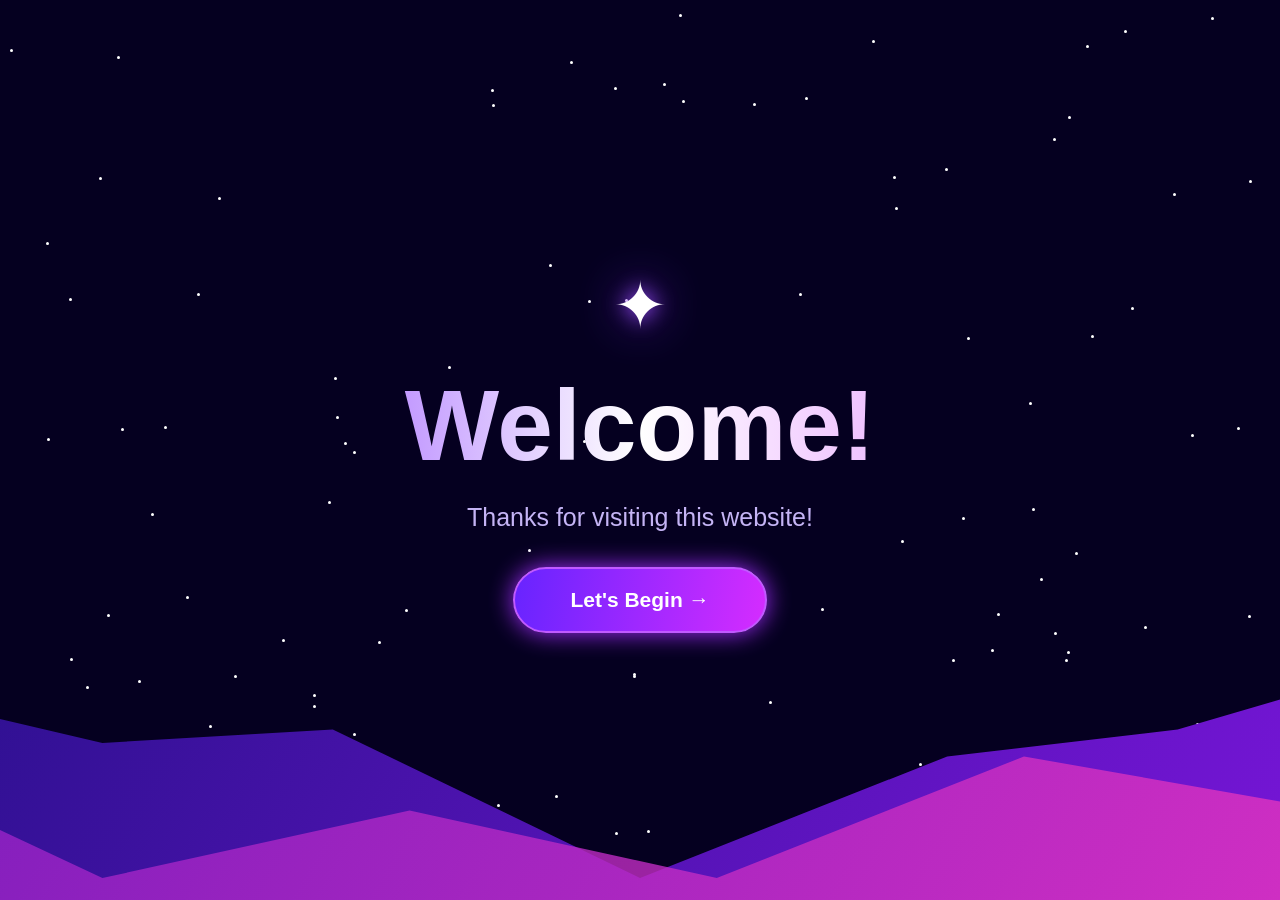
<file: preview (2).html>
<!DOCTYPE html>
<html lang="en">
<head>
<meta charset="UTF-8">
<meta name="viewport" content="width=device-width, initial-scale=1.0">
<title>Welcome | My Website</title>

<style>
* {
    margin: 0;
    padding: 0;
    box-sizing: border-box;
}

body {
    min-height: 100vh;
    overflow: hidden;
    font-family: Arial, sans-serif;
    background: #050020;
    color: white;
}

/* Stars */
.stars {
    position: fixed;
    inset: 0;
    pointer-events: none;
    z-index: 0;
}

.stars span {
    position: absolute;
    width: 3px;
    height: 3px;
    background: white;
    border-radius: 50%;
    animation: twinkle 3s infinite alternate;
}

/* Pages */
.page {
    position: fixed;
    inset: 0;
    display: flex;
    justify-content: center;
    align-items: center;
    text-align: center;
    padding: 20px;
    z-index: 2;

    opacity: 0;
    visibility: hidden;
    transform: scale(0.92) translateY(20px);

    transition:
        opacity 0.7s ease,
        transform 0.7s ease,
        visibility 0.7s;
}

.page.active {
    opacity: 1;
    visibility: visible;
    transform: scale(1) translateY(0);
}

.content {
    width: 100%;
    max-width: 700px;
}

.star {
    font-size: 65px;
    color: white;
    text-shadow: 0 0 20px #9b4dff, 0 0 50px #8b35ff;
    animation: glow 2s infinite alternate;
    margin-bottom: 25px;
}

h1 {
    font-size: clamp(50px, 10vw, 100px);
    font-weight: 900;
    background: linear-gradient(90deg, #a66aff, #fff, #e7a4ff);
    -webkit-background-clip: text;
    background-clip: text;
    color: transparent;
    margin-bottom: 20px;
}

p {
    color: #c5b4f5;
    font-size: clamp(17px, 3vw, 25px);
    margin-bottom: 35px;
}

/* Buttons */
button {
    padding: 19px 55px;
    border: 2px solid #c15aff;
    border-radius: 60px;
    background: linear-gradient(100deg, #6724ff, #d52cff);
    color: white;
    font-size: 21px;
    font-weight: bold;
    cursor: pointer;
    box-shadow: 0 0 25px #a42cff;
    transition: 0.3s ease;
}

button:hover {
    transform: translateY(-5px) scale(1.05);
    box-shadow: 0 0 45px #c12cff;
}

button:active {
    transform: scale(0.95);
}

button:disabled {
    opacity: 0.6;
    cursor: wait;
}

/* Battery display */
.battery-card {
    margin: 25px auto;
    padding: 25px;
    max-width: 320px;
    border: 1px solid #9b55ff;
    border-radius: 22px;
    background: rgba(110, 35, 200, 0.15);
    box-shadow: 0 0 25px rgba(160, 50, 255, 0.2);
    animation: appear 0.7s ease;
}

.battery-icon {
    font-size: 55px;
    margin-bottom: 10px;
}

.battery-number {
    font-size: 48px;
    font-weight: bold;
    color: #e4baff;
}

.battery-status {
    margin-top: 10px;
    font-size: 15px;
    color: #c5b4f5;
}

.battery-note {
    font-size: 12px;
    color: #9282bb;
    margin-top: 15px;
    margin-bottom: 0;
}

/* Three buttons */
.button-group {
    display: flex;
    justify-content: center;
    flex-wrap: wrap;
    gap: 20px;
}

.button-group button {
    min-width: 160px;
    padding: 18px 30px;
}

.back {
    display: block;
    margin: 35px auto 0;
    padding: 12px 25px;
    background: transparent;
    border: 1px solid #8e54ff;
    box-shadow: none;
    font-size: 15px;
}

#message {
    margin-top: 25px;
    margin-bottom: 0;
    font-size: 17px;
    color: #e6caff;
    min-height: 25px;
}

/* Waves */
.waves {
    position: fixed;
    bottom: -5px;
    left: 0;
    width: 100%;
    height: 30%;
    pointer-events: none;
    z-index: 1;
}

.wave {
    position: absolute;
    width: 120%;
    height: 100%;
    left: -10%;
    bottom: 0;
}

.wave1 {
    background: linear-gradient(120deg, #29108c, #7c16dc);
    clip-path: polygon(0 20%, 15% 40%, 30% 35%, 50% 90%, 70% 45%, 85% 35%, 100% 10%, 100% 100%, 0 100%);
}

.wave2 {
    background: linear-gradient(120deg, #8e20c9, #ec36bd);
    opacity: 0.8;
    clip-path: polygon(0 50%, 15% 90%, 35% 65%, 55% 90%, 75% 45%, 100% 70%, 100% 100%, 0 100%);
    animation: waveMove 8s ease-in-out infinite alternate;
}

/* Animations */
@keyframes twinkle {
    from { opacity: 0.2; transform: scale(0.7); }
    to { opacity: 1; transform: scale(1.5); }
}

@keyframes glow {
    from { opacity: 0.7; }
    to { opacity: 1; }
}

@keyframes waveMove {
    from { transform: translateX(-3%); }
    to { transform: translateX(3%); }
}

@keyframes appear {
    from { opacity: 0; transform: translateY(15px); }
    to { opacity: 1; transform: translateY(0); }
}

/* Mobile */
@media(max-width: 600px) {
    .waves { height: 22%; }

    .button-group {
        flex-direction: column;
        align-items: center;
    }

    .button-group button {
        width: 220px;
    }

    .star { font-size: 50px; }
}

@media(prefers-reduced-motion: reduce) {
    *, *::before, *::after {
        animation-duration: 0.01ms !important;
        transition-duration: 0.01ms !important;
    }
}
</style>
</head>

<body>

<div class="stars" id="stars"></div>

<!-- PAGE 1 -->
<section class="page active" id="page1">
    <div class="content">

        <div class="star">✦</div>

        <h1>Welcome!</h1>

        <p>Thanks for visiting this website!</p>

        <button id="startButton" onclick="getBatteryAndContinue()">
            Let's Begin →
        </button>

        <div id="batteryResult"></div>

    </div>
</section>

<!-- PAGE 2 -->
<section class="page" id="page2">
    <div class="content">

        <div class="star">✧</div>

        <h1>Explore.</h1>

        <p>Choose where you want to go next.</p>

        <div class="button-group">

            <button onclick="showMessage('Welcome to Explore!')">
                Explore
            </button>

            <button onclick="showMessage('Welcome to About!')">
                About
            </button>

            <button onclick="showMessage('Welcome to Contact!')">
                Contact
            </button>

        </div>

        <p id="message"></p>

        <button class="back" onclick="previousPage()">
            ← Back
        </button>

    </div>
</section>

<!-- Waves -->
<div class="waves">
    <div class="wave wave1"></div>
    <div class="wave wave2"></div>
</div>

<script>

// Generate background stars
const stars = document.getElementById("stars");

for (let i = 0; i < 100; i++) {
    const star = document.createElement("span");

    star.style.left = Math.random() * 100 + "%";
    star.style.top = Math.random() * 100 + "%";
    star.style.animationDelay = Math.random() * 3 + "s";

    stars.appendChild(star);
}


// Battery information
async function getBatteryAndContinue() {

    const button = document.getElementById("startButton");
    const result = document.getElementById("batteryResult");

    button.disabled = true;
    button.textContent = "Checking battery...";

    let batteryHTML = "";

    try {

        if (navigator.getBattery) {

            const battery = await navigator.getBattery();

            const percentage = Math.round(battery.level * 100);

            const charging = battery.charging;

            let icon = "🔋";

            if (percentage <= 20) {
                icon = "🪫";
            }

            batteryHTML = `
                <div class="battery-card">
                    <div class="battery-icon">${icon}</div>

                    <div class="battery-number">
                        ${percentage}%
                    </div>

                    <div class="battery-status">
                        ${charging ? "⚡ Device is charging" : "Device is not charging"}
                    </div>

                    <p class="battery-note">
                        Your battery information is displayed locally.
                    </p>
                </div>
            `;

        } else {

            batteryHTML = `
                <div class="battery-card">
                    <div class="battery-icon">🔋</div>
                    <div class="battery-status">
                        Battery information is not supported by this browser.
                    </div>
                </div>
            `;

        }

    } catch (error) {

        batteryHTML = `
            <div class="battery-card">
                <div class="battery-icon">🔋</div>
                <div class="battery-status">
                    Unable to access battery information.
                </div>
            </div>
        `;

    }

    result.innerHTML = batteryHTML;

    button.textContent = "Continue →";
    button.disabled = false;

    // Change button action after battery check
    button.onclick = nextPage;

}


// Page transition
function nextPage() {

    document.getElementById("page1")
        .classList.remove("active");

    setTimeout(() => {
        document.getElementById("page2")
            .classList.add("active");
    }, 150);

}


// Go back
function previousPage() {

    document.getElementById("page2")
        .classList.remove("active");

    document.getElementById("message")
        .textContent = "";

    setTimeout(() => {
        document.getElementById("page1")
            .classList.add("active");
    }, 150);

}


// Three button actions
function showMessage(message) {

    document.getElementById("message")
        .textContent = "✨ " + message;

}

</script>

</body>
</html>
</file>
